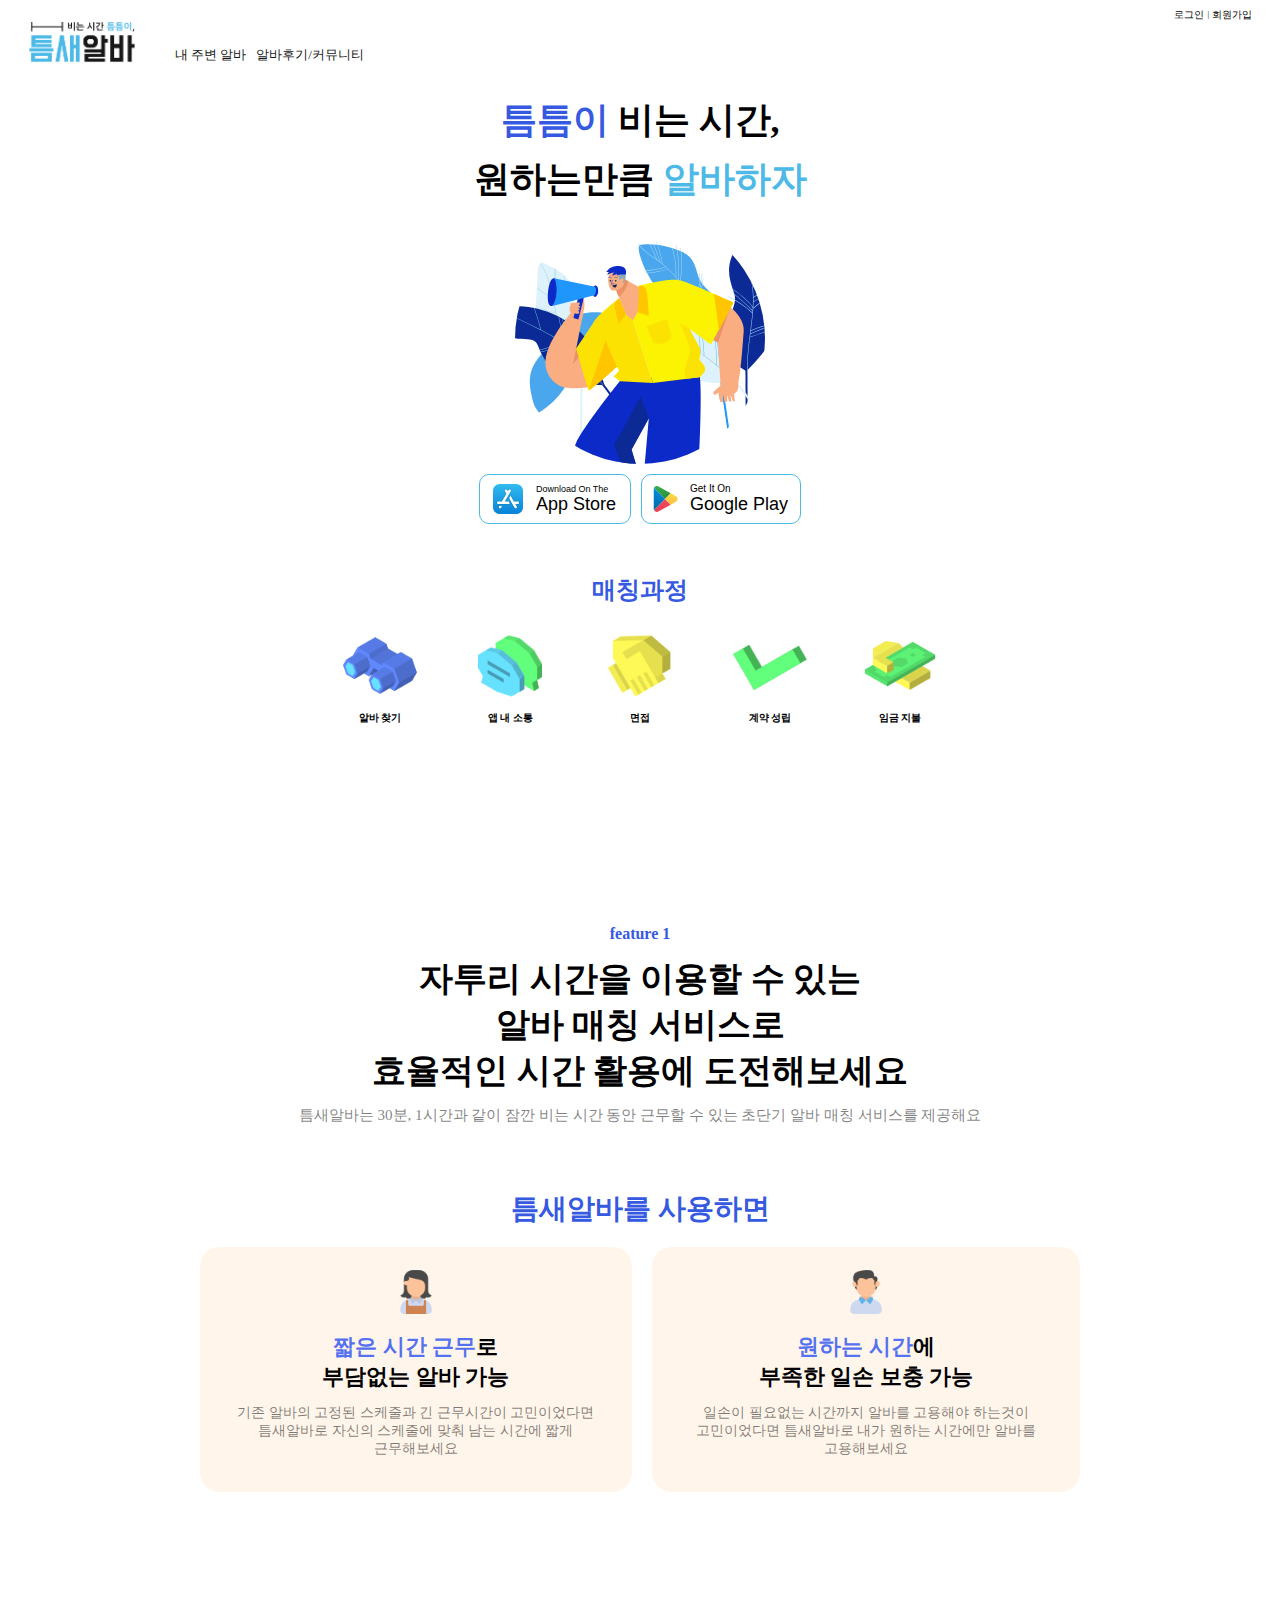
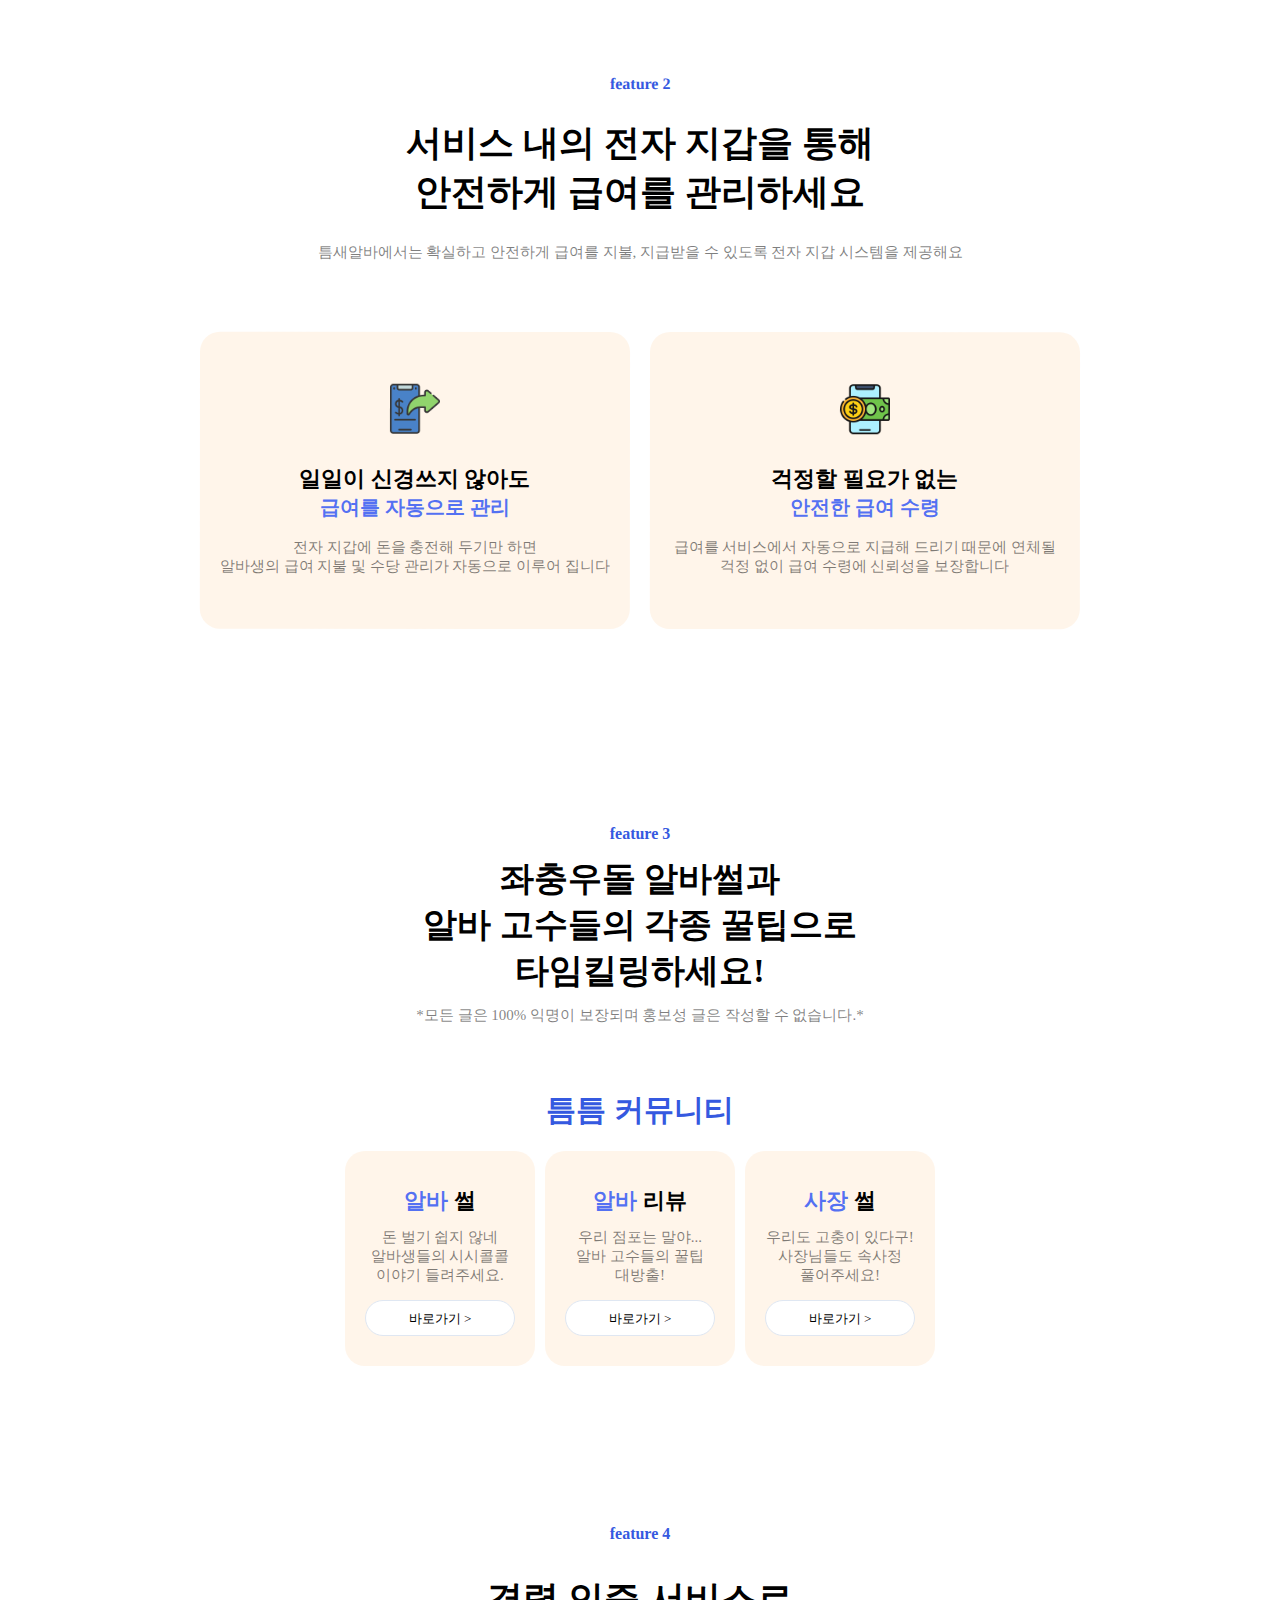
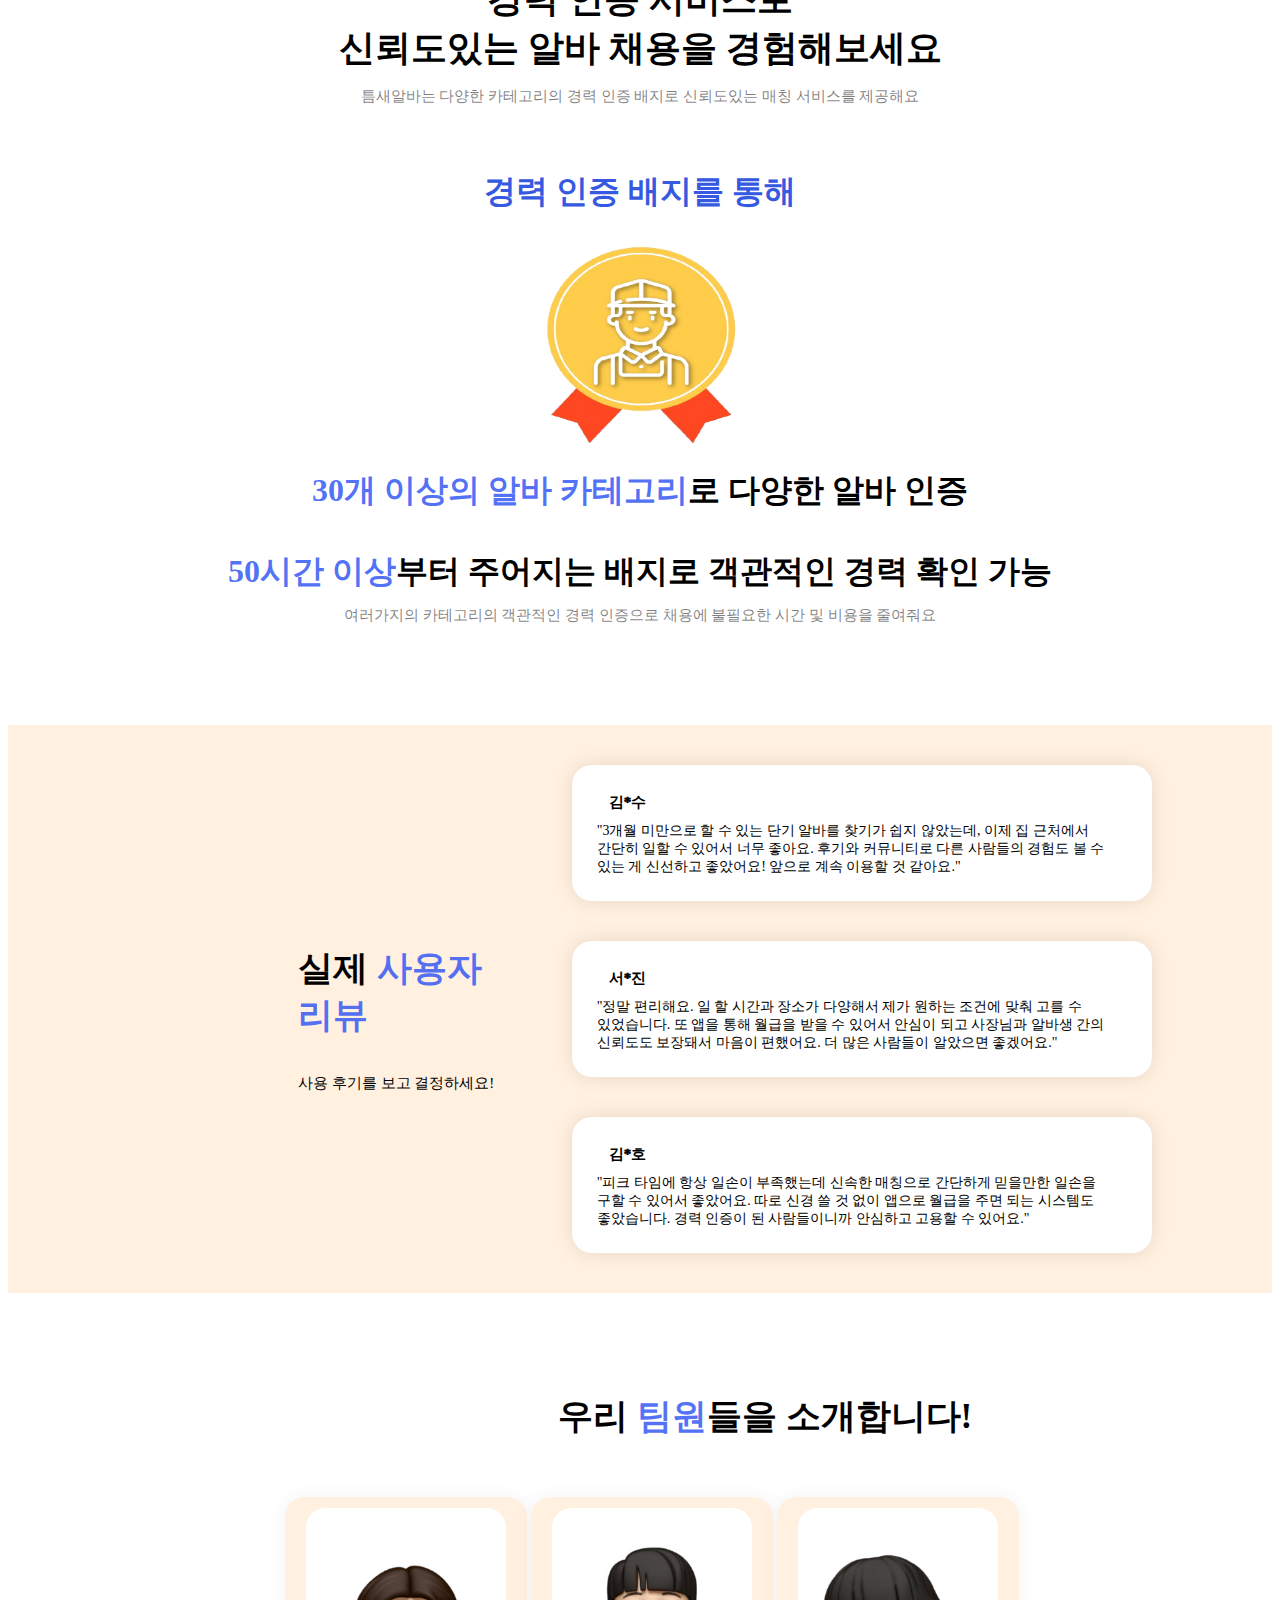
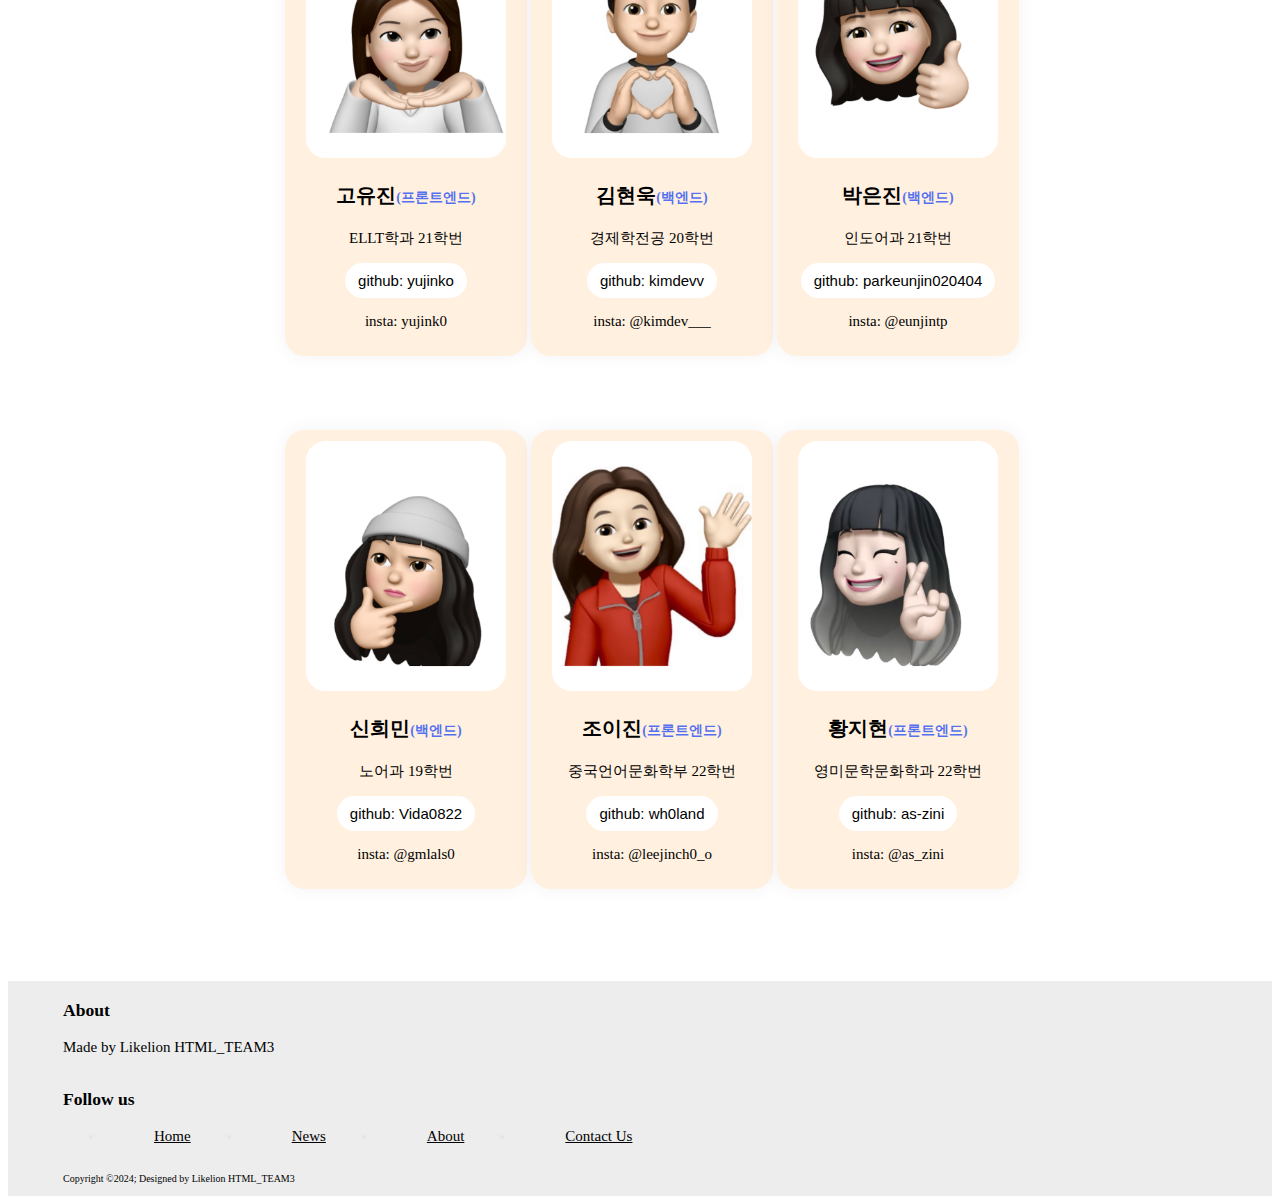
<file: home.html>
<!DOCTYPE html>
<html lang="en">
  <head>
    <meta charset="UTF-8" />
    <meta name="viewport" content="width=device-width, initial-scale=1.0" />
    <title>틈새알바 - 틈틈이 알바하자</title>

    <link rel="stylesheet" href="css/hm.css" />
    <link rel="stylesheet" href="css/kimdevv.css" />
    <link rel="stylesheet" href="" />
    <link rel="stylesheet" href="css/yujin.css" />
    <link rel="stylesheet" href="css/leejin.css" />
    <link rel="stylesheet" href="" />
    <link rel="stylesheet" href="" />
    <link rel="stylesheet" href="css/yujin.css" />
    <link rel="stylesheet" href="css/leejin.css" />
    <link rel="stylesheet" href="css/jh.css" />
    <link rel="stylesheet" href="css/pej.css" />
  </head>
  <body>
    <div id="leejin">
      <!--헤더, 서비스 소개, 매칭 방법-->
      <!--로그인창-->
      <nav class="nav_login">
        <div class="user-info">
          <span class="login">로그인</span>
          <span class="signup">회원가입</span>
        </div>
      </nav>
      <!--로고, 메뉴-->
      <header class="navbar">
        <div class="nav-items">
          <a href="#">
            <img src="img\logo.png" alt="틈새알바 로고" />
          </a>
          <div class="menu">
            <ul>
              <a href="#"><li>내 주변 알바</li></a>
              <a href="#"><li>알바후기/커뮤니티</li></a>
            </ul>
          </div>
        </div>
      </header>
      <!--서비스 소개-->
      <section class="intro">
        <div class="intro_download">
          <h1 alt="소개 문구">
            <span class="fontcolor-accent2">틈틈이 </span>비는 시간,
          </h1>
          <h1>원하는만큼<span class="fontcolor-accent1"> 알바하자</span></h1>
          <img
            alt="체격이 좋은 남자가 확성기를 들고 있고, 뒷배경엔 파란색 식물들이 있는 이미지"
            id="intro_img_joinUs"
            src="img\intro_joinUs.svg"
          />
          <div class="intro_download_icon">
            <button class="ios_btn" alt="ios용 앱 다운로드 버튼">
              <svg
                xmlns="http://www.w3.org/2000/svg"
                x="0px"
                y="0px"
                width="40"
                height="40"
                viewBox="0 0 48 48"
              >
                <linearGradient
                  id="OpwYZ9nhL01h2sErtedzua_4PbFeZOKAc61_gr1"
                  x1="24"
                  x2="24"
                  y1="4.617"
                  y2="40.096"
                  gradientUnits="userSpaceOnUse"
                >
                  <stop offset="0" stop-color="#33bef0"></stop>
                  <stop offset="1" stop-color="#0a85d9"></stop>
                </linearGradient>
                <path
                  fill="url(#OpwYZ9nhL01h2sErtedzua_4PbFeZOKAc61_gr1)"
                  d="M33.9,6H14.1C9.626,6,6,9.626,6,14.1v19.8c0,4.473,3.626,8.1,8.1,8.1h19.8	c4.474,0,8.1-3.627,8.1-8.1V14.1C42,9.626,38.374,6,33.9,6z"
                ></path>
                <path
                  d="M12.3,30.977c-1.378,0-2.5-1.114-2.5-2.484c0-1.37,1.122-2.484,2.5-2.484h3.798l4.869-8.309	l-1.423-2.429c-0.338-0.578-0.431-1.251-0.262-1.897c0.169-0.646,0.58-1.188,1.156-1.524c0.384-0.224,0.82-0.342,1.262-0.342	c0.885,0,1.712,0.474,2.158,1.237l0.007,0.012l0.006-0.011c0.445-0.763,1.272-1.237,2.158-1.237c0.443,0,0.879,0.119,1.263,0.343	c1.19,0.698,1.59,2.233,0.892,3.422l-6.291,10.736h3.328l0.293,0.295c0.222,0.223,0.425,0.476,0.623,0.774l0.197,0.33	c0.489,0.911,0.598,1.918,0.319,2.854l-0.211,0.714H12.3z"
                  opacity=".05"
                ></path>
                <path
                  d="M12.3,30.477c-1.103,0-2-0.89-2-1.984c0-1.094,0.897-1.984,2-1.984h4.084l5.162-8.809l-1.572-2.682	c-0.27-0.461-0.345-1-0.209-1.518c0.135-0.517,0.463-0.95,0.924-1.219c0.307-0.179,0.656-0.274,1.01-0.274	c0.708,0,1.37,0.379,1.727,0.989l0.438,0.749l0.438-0.748c0.356-0.61,1.018-0.989,1.726-0.989c0.354,0,0.703,0.095,1.01,0.274	c0.952,0.559,1.271,1.787,0.713,2.738L21.02,26.509h3.992l0.146,0.147c0.198,0.199,0.381,0.427,0.56,0.698l0.185,0.31	c0.418,0.781,0.511,1.646,0.27,2.456l-0.106,0.357H12.3z"
                  opacity=".07"
                ></path>
                <path
                  fill="#fff"
                  d="M25.302,27.63c-0.148-0.224-0.312-0.434-0.498-0.621h-4.656l7.173-12.242	c0.419-0.715,0.179-1.634-0.535-2.053c-0.716-0.419-1.635-0.179-2.052,0.536l-0.87,1.484l-0.87-1.485	c-0.418-0.715-1.337-0.954-2.052-0.536c-0.715,0.418-0.955,1.337-0.536,2.052l1.72,2.935l-5.455,9.309H12.3	c-0.829,0-1.5,0.665-1.5,1.484c0,0.819,0.671,1.484,1.5,1.484h13.394c0.194-0.653,0.141-1.382-0.221-2.058L25.302,27.63z"
                ></path>
                <path
                  d="M14.5,36.179c-0.443,0-0.879-0.119-1.263-0.344c-0.576-0.338-0.986-0.88-1.155-1.526	c-0.168-0.646-0.075-1.32,0.263-1.896l0.713-1.218l0.44-0.088C13.859,31.036,14.196,31,14.528,31l0.118,0.001	c1.081,0.032,2.06,0.494,2.766,1.3l0.476,0.542l-1.229,2.1C16.211,35.706,15.385,36.179,14.5,36.179z"
                  opacity=".05"
                ></path>
                <path
                  d="M14.5,35.679c-0.354,0-0.704-0.095-1.01-0.275c-0.46-0.27-0.789-0.704-0.924-1.221	s-0.061-1.056,0.21-1.517l0.6-1.024l0.22-0.044c0.329-0.066,0.634-0.098,0.932-0.098l0.112,0.001	c0.933,0.028,1.783,0.429,2.396,1.129l0.238,0.271l-1.047,1.789C15.87,35.3,15.208,35.679,14.5,35.679z"
                  opacity=".07"
                ></path>
                <path
                  fill="#fff"
                  d="M14.626,32.002c-0.317-0.009-0.628,0.026-0.932,0.087l-0.487,0.831	c-0.419,0.715-0.179,1.634,0.536,2.053c0.238,0.14,0.5,0.206,0.757,0.206c0.515,0,1.017-0.266,1.295-0.741l0.865-1.477	c-0.487-0.556-1.19-0.934-2.03-0.959H14.626z"
                ></path>
                <path
                  d="M33.229,36.179c-0.885,0-1.712-0.474-2.158-1.236l-6.027-10.285l-0.017-0.052	c-0.417-1.289-0.335-2.618,0.214-3.793l1.669-2.858l4.72,8.055h4.07c1.378,0,2.5,1.114,2.5,2.484c0,1.37-1.122,2.484-2.5,2.484	h-1.159l0.842,1.437c0.338,0.576,0.431,1.249,0.263,1.896s-0.579,1.188-1.155,1.526C34.109,36.06,33.673,36.179,33.229,36.179z"
                  opacity=".05"
                ></path>
                <path
                  d="M33.229,35.679c-0.708,0-1.37-0.378-1.727-0.988l-6-10.238l-0.017-0.052	c-0.361-1.118-0.288-2.317,0.208-3.376l1.216-2.081l4.433,7.565H35.7c1.103,0,2,0.89,2,1.984c0,1.094-0.897,1.984-2,1.984h-2.031	l1.283,2.19c0.271,0.461,0.345,1,0.21,1.517s-0.463,0.951-0.924,1.221C33.933,35.584,33.584,35.679,33.229,35.679z"
                  opacity=".07"
                ></path>
                <path
                  fill="#fff"
                  d="M35.7,27.009h-4.643l-4.147-7.076l-0.763,1.303c-0.444,0.95-0.504,2.024-0.185,3.011l5.972,10.191	c0.279,0.476,0.78,0.741,1.295,0.741c0.257,0,0.519-0.066,0.757-0.206c0.715-0.419,0.954-1.338,0.535-2.053l-1.725-2.943H35.7	c0.829,0,1.5-0.665,1.5-1.484C37.2,27.674,36.529,27.009,35.7,27.009z"
                ></path>
              </svg>
              <div class="ios_btn_txt">
                <span id="download_ios">Download On The</span>
                <span id="ios">App Store</span>
              </div>
            </button>
            <button class="android_btn" alt="andriod용 앱 다운로드 버튼">
              <svg
                xmlns="http://www.w3.org/2000/svg"
                x="0px"
                y="0px"
                width="30"
                height="30"
                viewBox="0 0 48 48"
              >
                <linearGradient
                  id="AraffhWwwEqZfgFEBZFoqa_L1ws9zn2uD01_gr1"
                  x1="18.102"
                  x2="25.297"
                  y1="3.244"
                  y2="34.74"
                  gradientUnits="userSpaceOnUse"
                >
                  <stop offset="0" stop-color="#35ab4a"></stop>
                  <stop offset=".297" stop-color="#31a145"></stop>
                  <stop offset=".798" stop-color="#288739"></stop>
                  <stop offset="1" stop-color="#237a33"></stop>
                </linearGradient>
                <path
                  fill="url(#AraffhWwwEqZfgFEBZFoqa_L1ws9zn2uD01_gr1)"
                  d="M13.488,4.012C10.794,2.508,7.605,3.778,6.45,6.323L24.126,24l9.014-9.014L13.488,4.012z"
                ></path>
                <linearGradient
                  id="AraffhWwwEqZfgFEBZFoqb_L1ws9zn2uD01_gr2"
                  x1="19.158"
                  x2="21.194"
                  y1="23.862"
                  y2="66.931"
                  gradientUnits="userSpaceOnUse"
                >
                  <stop offset="0" stop-color="#f14e5d"></stop>
                  <stop offset=".499" stop-color="#ea3d4f"></stop>
                  <stop offset="1" stop-color="#e12138"></stop>
                </linearGradient>
                <path
                  fill="url(#AraffhWwwEqZfgFEBZFoqb_L1ws9zn2uD01_gr2)"
                  d="M33.14,33.014L24.126,24L6.45,41.677 c1.156,2.546,4.345,3.815,7.038,2.312L33.14,33.014z"
                ></path>
                <linearGradient
                  id="AraffhWwwEqZfgFEBZFoqc_L1ws9zn2uD01_gr3"
                  x1="32.943"
                  x2="36.541"
                  y1="14.899"
                  y2="43.612"
                  gradientUnits="userSpaceOnUse"
                >
                  <stop offset="0" stop-color="#ffd844"></stop>
                  <stop offset=".519" stop-color="#ffc63f"></stop>
                  <stop offset="1" stop-color="#ffb03a"></stop>
                </linearGradient>
                <path
                  fill="url(#AraffhWwwEqZfgFEBZFoqc_L1ws9zn2uD01_gr3)"
                  d="M41.419,28.393 c1.72-0.96,2.58-2.676,2.581-4.393c-0.001-1.717-0.861-3.434-2.581-4.393l-8.279-4.621L24.126,24l9.014,9.014L41.419,28.393z"
                ></path>
                <linearGradient
                  id="AraffhWwwEqZfgFEBZFoqd_L1ws9zn2uD01_gr4"
                  x1="13.853"
                  x2="15.572"
                  y1="5.901"
                  y2="42.811"
                  gradientUnits="userSpaceOnUse"
                >
                  <stop offset=".003" stop-color="#0090e6"></stop>
                  <stop offset="1" stop-color="#0065a0"></stop>
                </linearGradient>
                <path
                  fill="url(#AraffhWwwEqZfgFEBZFoqd_L1ws9zn2uD01_gr4)"
                  d="M6.45,6.323C6.168,6.948,6,7.652,6,8.408 v31.179c0,0.761,0.164,1.463,0.45,2.09l17.674-17.68L6.45,6.323z"
                ></path>
              </svg>
              <div class="android_btn_txt">
                <span id="download_android">Get It On</span>
                <span id="android">Google Play</span>
              </div>
            </button>
          </div>
        </div>
        <!--매칭과정-->
        <div class="intro_process">
          <h2>매칭과정</h2>
          <div class="intro_process_icon">
            <div class="pr_icon">
              <img src="img/icons8-search-100.png" /><span class="icon_txt"
                >알바 찾기</span
              >
            </div>
            <div class="pr_icon">
              <img src="img/icons8-message-100.png" /><span class="icon_txt"
                >앱 내 소통</span
              >
            </div>
            <div class="pr_icon">
              <img src="img/icons8-handshake-100.png" /><span class="icon_txt"
                >면접</span
              >
            </div>
            <div class="pr_icon">
              <img src="img/icons8-checked-100.png" /><span class="icon_txt"
                >계약 성립</span
              >
            </div>
            <div class="pr_icon">
              <img src="img/icons8-cashinhand-100.png" /><span class="icon_txt"
                >임금 지불</span
              >
            </div>
          </div>
        </div>
      </section>
    </div>
    <div id="jihyeon">
      <div class="inner">
        <p class="feature">feature 1</p>
        <h1 class="title_f1">
          자투리 시간을 이용할 수 있는 <br />
          알바 매칭 서비스로<br />
          효율적인 시간 활용에 도전해보세요
        </h1>
        <p class="description_f1">
          틈새알바는 30분, 1시간과 같이 잠깐 비는 시간 동안 근무할 수 있는
          초단기 알바 매칭 서비스를 제공해요
        </p>
        <section class="benefit">
          <h1 class="title">틈새알바를 사용하면</h1>
          <div class="benefit_block">
            <div class="worker">
              <img src="./img/worker.png" alt="worker image" />
              <h1>
                <span style="color: rgba(53, 89, 244, 0.85)"
                  >짧은 시간 근무</span
                >로 <br />
                부담없는 알바 가능
              </h1>
              <p>
                기존 알바의 고정된 스케줄과 긴 근무시간이 고민이었다면
                틈새알바로 자신의 스케줄에 맞춰 남는 시간에 짧게 근무해보세요
              </p>
            </div>
            <div class="employer">
              <img src="./img/employer.png" alt="employer image" />
              <h1>
                <span style="color: rgba(53, 89, 244, 0.85)">원하는 시간</span
                >에 <br />부족한 일손 보충 가능
              </h1>
              <p>
                일손이 필요없는 시간까지 알바를 고용해야 하는것이 고민이었다면
                틈새알바로 내가 원하는 시간에만 알바를 고용해보세요
              </p>
            </div>
          </div>
        </section>
      </div>
    </div>
    <div id="kimdevv">
      <!-- [기능2] 앱을 통한 월급주고 받기
      (장점) 월급 밀릴 가능성 적음 -->
      <div id="feature2">
        <p id="para1">feature 2</p>

        <p id="para2">
            서비스 내의 전자 지갑을 통해<br>
            안전하게 급여를 관리하세요
        </p>

        <p id="para3">
            틈새알바에서는 확실하고 안전하게 급여를 지불, 지급받을 수 있도록 전자 지갑 시스템을 제공해요
        </p>

        <div id="detailDiv">
          <div class="minibox">
            <img src="./img/sendMoney.png" alt="worker image">
            <span class="miniSpan11">일일이 신경쓰지 않아도<br></span>
            <span class="miniSpan12">급여를 자동으로 관리</span>
            <span class="miniSpan2">
              전자 지갑에 돈을 충전해 두기만 하면<br>
              알바생의 급여 지불 및 수당 관리가 자동으로 이루어 집니다
            </span>
          </div>
          <div class="minibox">
            <img src="./img/recvMoney.png" alt="worker image">
            <span class="miniSpan11">걱정할 필요가 없는<br></span>
            <span class="miniSpan12">안전한 급여 수령</span>
            <span class="miniSpan2">
              급여를 서비스에서 자동으로 지급해 드리기 때문에
              연체될 걱정 없이 급여 수령에 신뢰성을 보장합니다
            </span>
          </div>
        </div>
    </div>
    <div id="HM">
      <div class="inner">
        <p class="feature">feature 3</p>
        <h1 class="title_f1">
          좌충우돌 알바썰과 <br />
          알바 고수들의 각종 꿀팁으로 <br />타임킬링하세요!
        </h1>
        <p class="description_f1">
          *모든 글은 100% 익명이 보장되며 홍보성 글은 작성할 수 없습니다.*
        </p>
        <section class="benefit">
          <h1 class="title">틈틈 커뮤니티</h1>

          <div class="benefit_block">
            <div class="employer">
              <h1>
                <span style="color: rgba(53, 89, 244, 0.85)">알바 </span>썰
                <br />
              </h1>
              <p>
                돈 벌기 쉽지 않네 <br />
                알바생들의 시시콜콜 이야기 들려주세요.
              </p>
              <button>바로가기 ></button>
            </div>
            <div class="employer">
              <h1>
                <span style="color: rgba(53, 89, 244, 0.85)">알바 </span>리뷰
                <br />
              </h1>
              <p>
                우리 점포는 말야... <br />
                알바 고수들의 꿀팁 대방출!
              </p>
              <button>바로가기 ></button>
            </div>
            <div class="employer">
              <h1>
                <span style="color: rgba(53, 89, 244, 0.85)">사장</span> 썰
                <br />
              </h1>
              <p>
                우리도 고충이 있다구!<br />
                사장님들도 속사정 풀어주세요!
              </p>
              <button>바로가기 ></button>
            </div>
          </div>
        </section>
      </div>
    </div>
    
    <div id="ejbranch">
      <!--작업한거 넣어주세요-->
      <div class = "inner">
      <p class="feature">feature 4</p>
      <br />
      <h1 class="title_f4">
        경력 인증 서비스로<br />
        신뢰도있는 알바 채용을 경험해보세요
      </h1>

      <p class="description_f4">
        틈새알바는 다양한 카테고리의 경력 인증 배지로 신뢰도있는 매칭 서비스를
        제공해요
    </p><br>
    <h1 class="title">경력 인증 배지를 통해</h1>
    <section class="benefit">
      

   
        <div class="badge">
          <img class="badge1" src="./img/badge.png">
        </div>

        <h1>
          <span style="color:rgba(53,89,244, 0.85)">30개 이상의 알바 카테고리</span>로
          다양한 알바 인증 <br><br>
          <span style="color:rgba(53,89,244, 0.85)">50시간 이상</span>부터 주어지는 배지로 객관적인 경력 확인 가능
        </h1>
        <p class="description_f4">여러가지의 카테고리의 객관적인 경력 인증으로 채용에 불필요한 시간 및 비용을 줄여줘요</p>
     
      </div>
    </section>
    

    </div>
  </div>

    <div id="yujin">
      <!--작업한거 넣어주세요-->
      <!-- 사용자 리뷰 -->
      <div class="review">
        <div class="left_header">
          <h3>실제 <span style="color:rgba(53,89,244, 0.85)">사용자 리뷰</span></h3>
          <p>사용 후기를 보고 결정하세요!</p>
        </div>

        <div class="right_review">
          <div class="review">
            
            <div class="content">
              <div class="nickname">김*수</div>
              "3개월 미만으로 할 수 있는 단기 알바를 찾기가 쉽지 않았는데, 이제
              집 근처에서 간단히 일할 수 있어서 너무 좋아요. 후기와 커뮤니티로
              다른 사람들의 경험도 볼 수 있는 게 신선하고 좋았어요! 앞으로 계속
              이용할 것 같아요."
            </div>
          </div>
          <div class="review">
            
            <div class="content">
              <div class="nickname">서*진</div>
              "정말 편리해요. 일 할 시간과 장소가 다양해서 제가 원하는 조건에
              맞춰 고를 수 있었습니다. 또 앱을 통해 월급을 받을 수 있어서 안심이
              되고 사장님과 알바생 간의 신뢰도도 보장돼서 마음이 편했어요. 더
              많은 사람들이 알았으면 좋겠어요."
            </div>
          </div>
          <div class="review">
            <div class="content">
              <div class="nickname">김*호</div>
              "피크 타임에 항상 일손이 부족했는데 신속한 매칭으로 간단하게
              믿을만한 일손을 구할 수 있어서 좋았어요. 따로 신경 쓸 것 없이
              앱으로 월급을 주면 되는 시스템도 좋았습니다. 경력 인증이 된
              사람들이니까 안심하고 고용할 수 있어요."
            </div>
          </div>
        </div>
      </div>

      <!-- 팀원 소개 -->
      <div class="team">
        <div class="team_header">
          <h3>우리 <span style="color:rgba(53,89,244, 0.85)">팀원</span>들을 소개합니다!</h3>
        </div>
        <div class="first_team">
          <div class="id">
            <img src="img/유진.jpg" alt="" />
            <p class="name">고유진<span style="color: rgba(53, 89, 244, 0.85)">(프론트엔드)</span></p>
            <p class="major">ELLT학과 21학번</p>
            <button
              type="github"
              onclick="location.href='https://github.com/yujinko"
            >
              github: yujinko
            </button>
            <p class="insta">insta: yujink0</p>
          </div>
          <div class="id">
            <img src="img/현욱.jpg" alt="" />
            <p class="name">김현욱<span style="color: rgba(53, 89, 244, 0.85)">(백엔드)</span></p>
            <p class="major">경제학전공 20학번</p>
            <button
              type="github"
              onclick="location.href='https://github.com/kimdevv"
            >
              github: kimdevv
            </button>
            <p class="insta">insta: @kimdev___</p>
          </div>
          <div class="id">
            <img src="img/은진.jpg" alt="" />
            <p class="name">박은진<span style="color: rgba(53, 89, 244, 0.85)">(백엔드)</p>
            <p class="major">인도어과 21학번</p>
            <button
              type="github"
              onclick="location.href='https://github.com/parkeunjin020404"
            >
              github: parkeunjin020404
            </button>
            <p class="insta">insta: @eunjintp</p>
          </div>
        </div>
        <div class="second_team">
          <div class="id">
            <img src="img/희민.jpg" alt="" />
            <p class="name">신희민<span style="color: rgba(53, 89, 244, 0.85)">(백엔드)</span></p>
            <p class="major">노어과 19학번</p>
            <button
              type="github"
              onclick="location.href='https://github.com/Vida0822"
            >
              github: Vida0822
            </button>
            <p class="insta">insta: @gmlals0</p>
          </div>
          <div class="id">
            <img src="img/이진.jpg" alt="" />
            <p class="name">조이진<span style="color: rgba(53, 89, 244, 0.85)">(프론트엔드)</span></p>
            <p class="major">중국언어문화학부 22학번</p>
            <button
              type="github"
              onclick="location.href='https://github.com/wh0land"
            >
              github: wh0land
            </button>
            <p class="insta">insta: @leejinch0_o</p>
          </div>
          <div class="id">
            <img src="img/지현.jpg" alt="" />
            <p class="name">황지현<span style="color: rgba(53, 89, 244, 0.85)">(프론트엔드)</span></p>
            <p class="major">영미문학문화학과 22학번</p>
            <button
              type="github"
              onclick="location.href='https://github.com/as-zini"
            >
              github: as-zini
            </button>
            <p class="insta">insta: @as_zini</p>
          </div>
        </div>
      </div>

      <!-- 푸터 -->
      <div class="footer">
        <div class="about">
          <h3>About</h3>
          <p>Made by Likelion HTML_TEAM3</p>
        </div>

        <h3>Follow us</h3>
        <div class="contacts">
          <ul>
            <li><a href="">Home</a></li>
            <li><a href="">News</a></li>
            <li><a href="">About</a></li>
            <li><a href="">Contact Us</a></li>
          </ul>
        </div>

        <div class="policy">
          <p>
            Copyright &copy;2024; Designed by
            <span class="designer">Likelion HTML_TEAM3</span>
          </p>
        </div>
      </div>
    </div>
  </body>
</html>
</file>
<file: css/hm.css>
#HM {
  font-family: "NanumGothic";
  height: 700px;
  --point-color-blue: #4cb9e7;
  --point-color-appricot: #ffecd6;
  position: relative;
  word-break: keep-all;
  margin-bottom: -50px;
}

#HM .inner {
  height: 700px;
  width: 100vh;
  margin: auto;
  left: 0;
  right: 0;
}

#HM .feature {
  text-align: center;
  font-weight: 700;
  color: #3559e0;
  margin-bottom: -10px;
  margin-top: 100px;
}

#HM .title_f1 {
  font-size: 34px;
  text-align: center;
  font-weight: 800;
}

#HM .description_f1 {
  color: rgba(0, 0, 0, 0.5);
  font-weight: 200;
  font-size: 15px;
  margin-top: -10px;
  text-align: center;
}

#HM img {
  width: 150px;
  height: 80px;
}

#HM .benefit {
  display: flex;
  flex-direction: column;
  justify-content: center;
  align-items: center;
}

#HM .benefit .title {
  margin-top: 50px;
  color: #3559e0;
  /* text-shadow: 3px 4px 5px rgba(0,0,0,.2); */
  font-weight: 600;
  font-size: 30px;
}

#HM .benefit_block {
  display: flex;
  justify-content: center;
}

#HM .employer {
  background-color: rgba(255, 236, 214, 0.5);
  /* background-color: rgba(76, 185, 231,.2); */
  border-radius: 20px;
  margin: 0 5px;
  position: relative;
  display: block;
  flex-direction: column;
  justify-content: center;
  align-items: center;
  padding: 20px;
  text-align: center;
  width: 150px;
}

#HM .employer h1 {
  font-size: 22px;
}

#HM .employer p {
  font-size: 15px;
  font-weight: 200;
  margin-top: -3px;
  color: rgba(0, 0, 0, 0.5);
}

#HM .employer button {
  display: block;
  width: 150px;
  height: 36px;
  box-sizing: border-box;
  line-height: 36px;
  margin: 10px auto;
  border-radius: 20px;
  border: solid 1px #dfe7f2;
  line-height: 34.5px;
  font-size: 13px;
  font-family: "HGSoftGGothicssi60g";
  text-align: center;
  background-color: white;
}
</file>
<file: css/kimdevv.css>
#kimdevv{
    word-break: keep-all;
}

#kimdevv #feature2 {
    width: 100vh;
    height: 700px;

    margin: auto;

    font-family: 'NanumGothic';
    transform: rotate(0.04deg);

    display: flex;
    flex-direction: column;
    align-items: center;
}

#kimdevv #para1 {
    color: #3559E0;
    font-weight: 700;
    margin-bottom: -10px;
    margin-top: 50px;;
}

#kimdevv #para2 {
    text-align: center;
    font-size: 36px;
    font-weight: bold;
}

#kimdevv #para3 {
    margin-top: -10px;
    margin-bottom: 70px;
    color: rgba(0,0,0,.5);
    font-size: 15px;
}

#kimdevv #detailDiv {
    width: 100vh;
    display: flex;
    justify-content: space-between;
}

#kimdevv img{
    width: 50px;
    height: 50px;
}

#kimdevv .minibox {
    padding: 20px;
    width: 440.55px;
    height: 256.5px;
    background-color: rgba(255, 236, 214,.5);
    border-radius: 20px;
    margin:0 10px;
    display: flex;
    flex-direction: column;
    justify-content: center;
    align-items: center;
    text-align: center;
}

#kimdevv .miniSpan11 {
    margin-top: 10px;
    padding-top: 20px;
    font-size: 22px;
    font-weight: bold;
}
#kimdevv .miniSpan12 {
    padding-bottom: 20px;
    font-size: 20px;
    font-weight: bold;
    color: rgba(53, 89, 244, 0.85);
}
#kimdevv .miniSpan2 {
    font-size: 15px;
    font-weight: 200;
    margin-top: -3px;
    color: #00000080;
}
</file>
<file: css/yujin.css>
#yujin {
    word-break: keep-all;
}
#yujin .review {
    background-color: #fff0df;
    padding: 20px 60px;
    display: flex;
    align-items: center;
    justify-content: space-between;
}

#yujin .left_header {
    font-weight: bold;
    font-size: 30px;
    margin-left: 230px;
}

#yujin .left_header p {
    font-size: 15px;
    font-weight: lighter;
}

#yujin .right_review {
    width: 860px;
}

#yujin .nickname {
    font-weight: 1000;
    font-size: 15px;
    padding: 3px 12px 10px;
}


#yujin .content {
    padding: 25px;
    background-color: rgb(255, 255, 255);
    box-sizing: border-box;
    border-radius: 20px;
    box-shadow: 0 0 20px 0px rgba(0,0,0,0.1);
    font-size: 14px;
}


#yujin .team_header {
    font-weight: bold;
    font-size: 30px;
    margin-left: 550px;
    margin-top: 100px;
}

#yujin .first_team {
    padding: 20px 205px;
    display: flex;
    align-items: center;
    justify-content: space-between;
    margin: 10px 70px 2px 70px;
}

#yujin .second_team {
    padding: 40px 205px 0;
    display: flex;
    align-items: center;
    justify-content: space-between;
    margin: 10px 70px 90px 70px;
}

#yujin .id {
    text-align: center;
    background-color:#fff0df;
    padding: 10px 20px;
    border: 1px solid transparent;
    border-radius: 20px;
    box-shadow: 0 0 20px 0px rgba(0,0,0,0.05);
    font-size: 15px;
    margin: 2px;
}

#yujin .name {
    font-size: 20px;
    font-weight: bold;
}

#yujin .id span {
    font-size: 14px;
}

#yujin .id button {
    background-color: #ffffff;
    padding: 8px 12px;
    border: 1px solid transparent;
    border-radius: 20px;
    font-size: 15px;
}

#yujin .id img {
    width: 200px;
    height: 250px;
    background-color: white;
    border-radius: 20px;
}


#yujin .footer {
    background-color: rgba(224, 224, 224, 0.595);
    padding: 2px 55px;
    display: flex;
    flex-direction: column;
    font-size: 15px;
}


#yujin .footer ul {
    display: flex;
    justify-content: left;
    margin-top: 1px;
}

#yujin .footer .contacts ul li {
    color: rgba(224, 224, 224, 0.595);
    margin-left: 1px;
    margin-bottom: 3px;
}

#yujin .footer .contacts ul li a {
    margin: 50px;
    color: black;
}

#yujin .policy {
    font-size: x-small;
}
</file>
<file: css/leejin.css>
/*전체구성초기화*/
#leejin {
  font-family: 'NanumGothic';
  margin: 0;
  padding: 0;
  box-sizing: border-box;
}
#leejin .fontcolor-accent1 {
  color: #4cb9e7;
}
#leejin .fontcolor-accent2 {
  color: #3559E0;
}
#leejin a {
  text-decoration-line: none;
}
/*~~~~~~~~로그인, 회원가입~~~~~~~~*/
#leejin .nav_login {
  display: flex;
  justify-content: flex-end;
  margin-right: 20px;
}
#leejin .user-info {
  display: flex;
  justify-content: flex-end;
  align-items: flex-end;
  gap: 8px;
}
#leejin .user-info span {
  margin-top: 0px;
  cursor: pointer;
  font-size: 10px;
  position: relative;
}
#leejin .user-info span::after {
  content: "|";
  font-size: 8px;
  position: absolute;
  top: 50%;
  transform: translateY(-55%);
  right: -5px;
}
#leejin .user-info span:last-child::after {
  content: none;
}
/*~~~~~~~~로고, 메뉴~~~~~~~~*/
#leejin .navbar {
  display: flex;
  justify-content: space-between;
  align-items: center;
  padding: 10px;
  background-color: #ffffff;
  margin: 0px 20px 0px 20px;
  padding: 0px;
}
#leejin .nav-items {
  display: flex;
  justify-content: flex-start;
  gap: 40px;
  align-items: center;
  flex: 1;
}
#leejin .nav-items a {
  display: block;
}
#leejin .nav-items img {
  height: 50px;
}
#leejin .menu {
  display: flex;
  align-items: flex-start;
  gap: 20px;
  flex-wrap: nowrap; 
  white-space: nowrap; 
  margin: 0px;
}
#leejin .menu ul {
  display: flex;
  flex-direction: row;
  text-align: flex-end;
  gap: 10px;
  list-style: none;
  margin: 0px;
  padding: 0px;
}
#leejin .menu li {
  font-size: 13px;
  font-weight: 500;
  color: #181818;
  padding: 0px;
  transform: translateY(5.5px);
}
#leejin .menu li:last-child::after{
  content: none;
}
/*~~~~~~~~서비스소개~~~~~~~~*/
#leejin .intro_download {
  display: flex;
  flex-direction: column;
  align-items: center;
  margin: 20px 0px 20px 0px;
  flex-wrap: nowrap; 
  white-space: nowrap; 
}
#leejin .intro_download h1 {
  font-size: 36px;
  margin: 0px 0px 10px 0px;
}
/*서비스소개-이미지*/
#leejin .intro_img {
  display: flex;
  justify-content: flex-start;
  margin: 0px;
}
#leejin #intro_img_joinUs { 
  border-radius: 50%; 
  overflow: hidden; 
  width: 250px; 
  height: 250px; 
}
/*서비스소개-다운로드아이콘*/
#leejin .intro_download_icon {
  display: flex;
  justify-content: space-between;
  gap: 10px;
  align-items: flex-end;
  margin-top: 10px;
}
#leejin .intro_download_icon button {
  width: 152px;
  height: 50px;
  border-radius: 10px;
  border:1.5px solid #4cb9e7;
  text-align: center;
  position: relative;
  background-color: white;
}  
#leejin .intro_download_icon button.android_btn {
  width: 160px;
}
#leejin .intro_download_icon button svg {
  position: absolute;
  top: 50%;
  left: 5%;
  transform: translateY(-50%);
}
#leejin .ios_btn_txt {
  display: flex;
  justify-content: flex-start;
  flex-direction: column;
  align-items: flex-start;
  margin-left: 50px;
}
#leejin .ios_btn_txt #download_ios {
  font-size: 9px;
}
#leejin .ios_btn_txt #ios {
  display: block;
  font-size: 18px;
}
#leejin .android_btn_txt {
  display: flex;
  justify-content: flex-start;
  flex-direction: column;
  align-items: flex-start;
  margin-left: 42px;
}
#leejin .android_btn_txt #download_android {
  font-size: 10px;
}
#leejin .android_btn_txt #android {
  display: block;
  font-size: 18px;
}
/*~~~~~~~~매칭과정~~~~~~~~*/
#leejin .intro_process {
  display: flex;
  flex-direction: column;
  text-align: center;
  margin: 30px 0px 0px 0px;
}
#leejin .intro_process h2 {
  color:#3559E0;
  font-size: 24px;
}
#leejin .intro_process_icon {
  display: flex;
  justify-content: center;
  text-align: center;
  gap: 50px;
  margin: 0px;
}
#leejin .pr_icon {
  display: flex;
  flex-direction: column;
}
#leejin .pr_icon img {
  width: 80px;
}
#leejin .icon_txt {
  margin-top: 5px;
  font-size: 10px;
  font-weight: 600;
}
</file>
<file: css/jh.css>
#jihyeon {
  font-family: 'NanumGothic';
  height: 700px;
  --point-color-blue: #4cb9e7;
  --point-color-appricot: #ffecd6;
  position: relative;
  word-break: keep-all;
}

#jihyeon .inner{
  height: 700px;
  width: 100vh;
  margin: auto;
  left: 0;
  right: 0;
}

#jihyeon .feature{
  text-align: center;
  font-weight: 700;
  color: #3559E0;
  margin-bottom: -10px;
  margin-top: 200px;
}

#jihyeon .title_f1{
  font-size: 34px;
  text-align: center;
  font-weight: 800;
}

#jihyeon .description_f1{
  color: rgba(0,0,0,.5);
  font-weight: 200;
  font-size: 15px;
  margin-top: -10px;
  text-align: center;
}

#jihyeon img{
  width: 50px;
  height: 50px;
}

#jihyeon .benefit{
  display: flex;
  flex-direction: column;
  justify-content: center;
  align-items: center;
}

#jihyeon .benefit .title{
  margin-top: 50px;
  color: #3559E0;
  /* text-shadow: 3px 4px 5px rgba(0,0,0,.2); */
  font-weight: 600;
  font-size: 28px;
}


#jihyeon .benefit_block{
  display: flex;
  justify-content: center;
}

#jihyeon .worker,
#jihyeon .employer{
  background-color: rgba(255, 236, 214,.5);
  /* background-color: rgba(76, 185, 231,.2); */
  border-radius: 20px;
  margin:0 10px;
  position: relative;
  display: flex;
  flex-direction: column;
  justify-content: center;
  align-items: center;
  padding: 20px;
  text-align: center;
}

#jihyeon .worker h1,
#jihyeon .employer h1{
  font-size: 22px;
}

#jihyeon .worker p,
#jihyeon .employer p{
  font-size: 14px;
  font-weight: 200;
  margin-top: -3px;
  color: rgba(0,0,0,.5);
}
</file>
<file: css/pej.css>
#ejbranch body{
  height: 800px;
  --point-color-blue: #4cb9e7;
  --point-color-appricot: #c28137;
  position: relative;
  word-break: keep-all;
  font-family: 'NanumGothic';
}

#ejbranch .inner{
  height: 800px;
  width: 100vh;
  margin: auto;
  left: 0;
  right: 0;
}

#ejbranch .feature{
  text-align: center;
  font-weight: 700;
  color: #3559e0;
  margin-bottom: -10px;
  margin-top: 50px;
}

#ejbranch .title_f4{
  font-size: 36px;
  text-align: center;

}

#ejbranch .description_f4{
  color: rgba(0,0,0,0.5);
  font-weight: 200;
  font-size: 15px;
  margin-top: -10px;
  text-align: center;

}

#ejbranch .benefit .title{
  margin-top: 50px;
  color: #3559e0;
  font-weight: 600; 
  font-size: 30px;
  text-align: center;
  
}
#ejbranch .benefit_block{

}
#ejbranch .badge{
  display: block;
  text-align: center;
}

#ejbranch .badge1{
  width: 195px;
  height: 198px;
}

#ejbranch  .title{
  text-align: center;
  padding: 10px;
  color: #3559e0;
}

#ejbranch .benefit{
  text-align: center;
}
</file>
